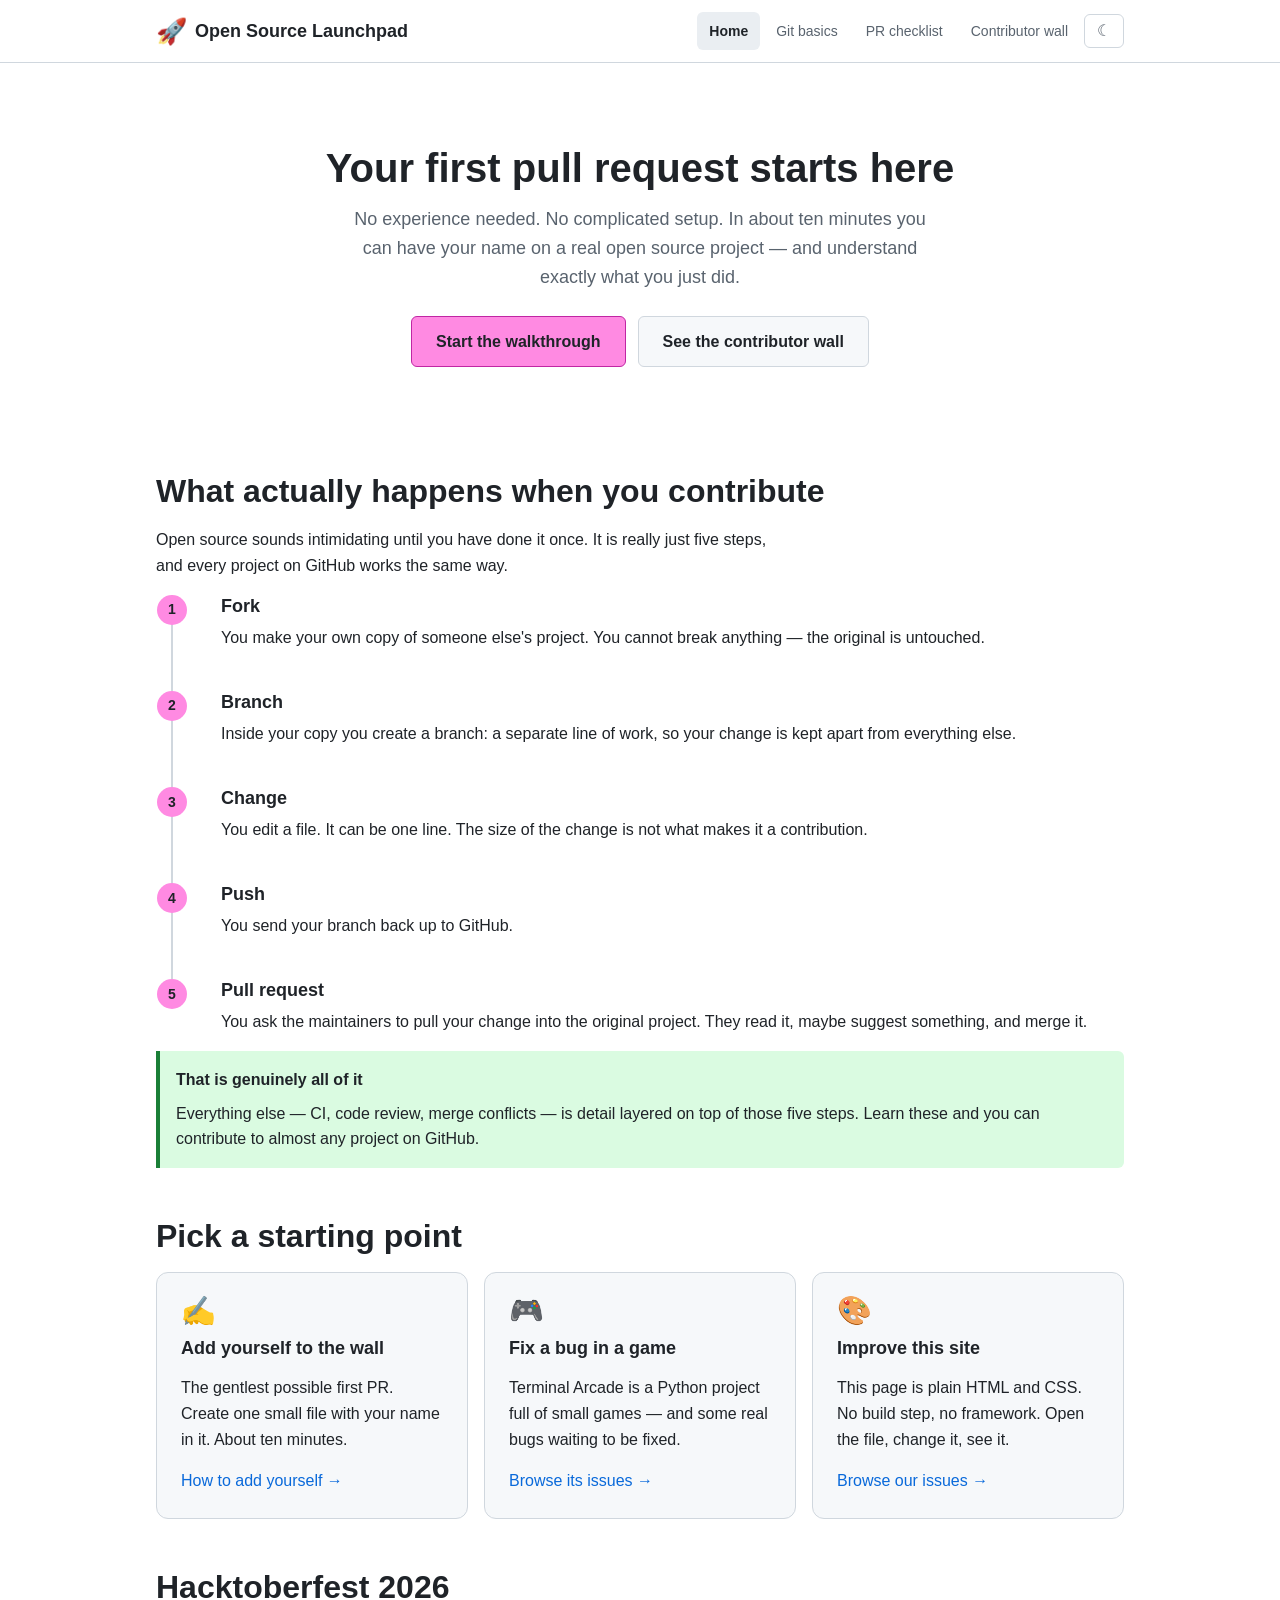
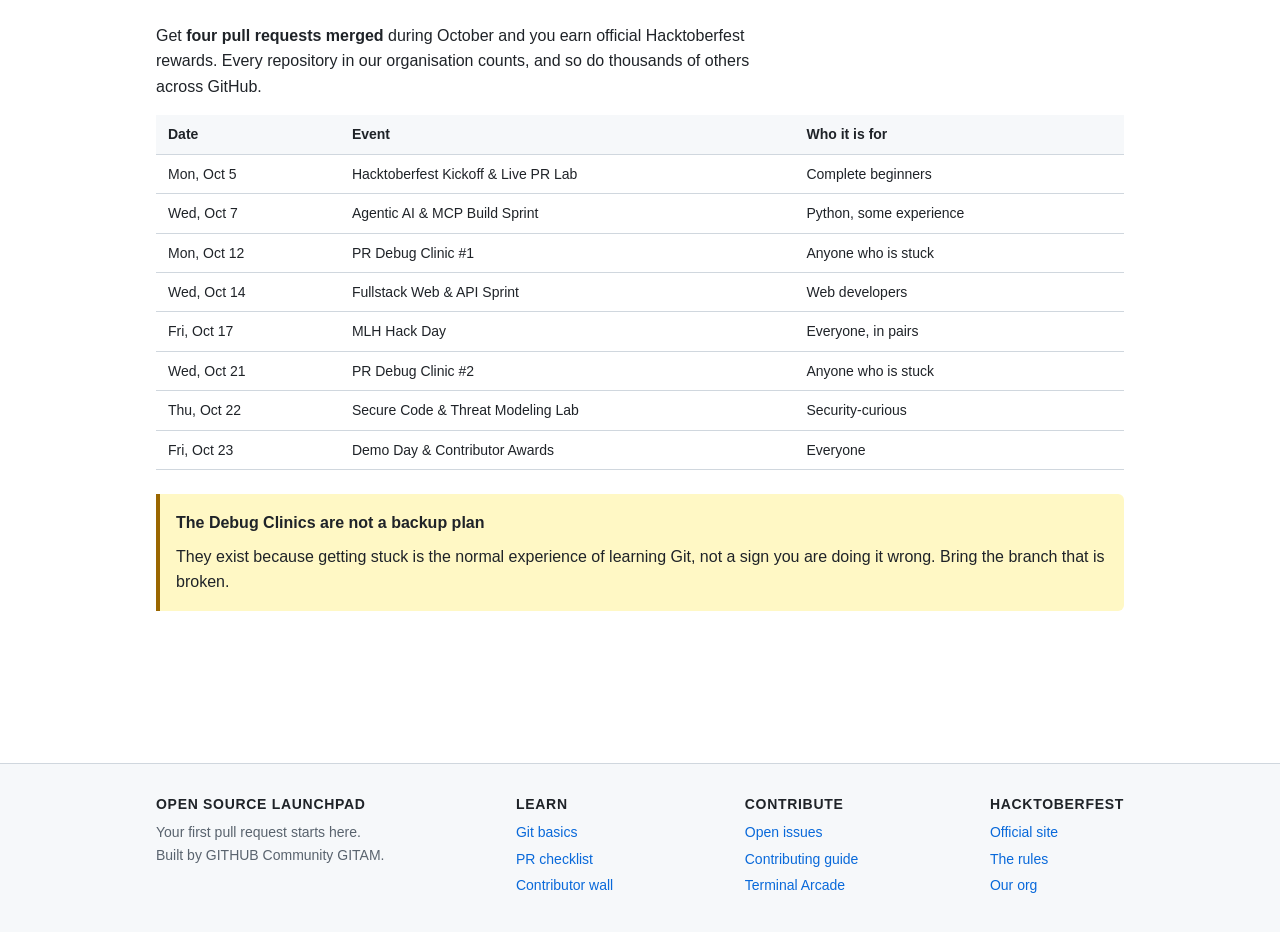
<file: index.html>
<!DOCTYPE html>
<html lang="en">
<head>
<meta charset="utf-8">
<meta name="viewport" content="width=device-width, initial-scale=1">
<title>Open Source Launchpad — your first pull request starts here</title>
<meta name="description" content="Learn to make your first open source contribution. No experience needed. Built by GITHUB Community GITAM for Hacktoberfest 2026.">
<meta property="og:title" content="Open Source Launchpad — your first pull request starts here">
<meta property="og:description" content="Learn to make your first open source contribution. No experience needed. Built by GITHUB Community GITAM for Hacktoberfest 2026.">
<meta property="og:type" content="website">
<link rel="icon" href="data:image/svg+xml,<svg xmlns=%22http://www.w3.org/2000/svg%22 viewBox=%220 0 100 100%22><text y=%22.9em%22 font-size=%2290%22>🚀</text></svg>">
<link rel="stylesheet" href="css/theme.css">
<link rel="stylesheet" href="css/base.css">
<link rel="stylesheet" href="css/layout.css">
<link rel="stylesheet" href="css/components.css">
<script src="js/theme-toggle.js"></script>
</head>
<body>
<a class="skip-link" href="#main">Skip to content</a>

<header class="site-header">
  <div class="site-header__inner">
    <a class="brand" href="index.html">
      <span class="brand__mark" aria-hidden="true">🚀</span>
      <span>Open Source Launchpad</span>
    </a>
    <nav class="site-nav" aria-label="Main">
      <a href="index.html" aria-current="page">Home</a>
      <a href="git-basics.html">Git basics</a>
      <a href="pr-checklist.html">PR checklist</a>
      <a href="wall.html">Contributor wall</a>
      <button class="theme-toggle" type="button" aria-label="Switch theme">☾</button>
    </nav>
  </div>
</header>

<main class="site-main" id="main">
  <section class="hero">
    <h1>Your first pull request starts here</h1>
    <p class="hero__lead">
      No experience needed. No complicated setup. In about ten minutes you can
      have your name on a real open source project — and understand exactly
      what you just did.
    </p>
    <div class="btn-row">
      <a class="btn btn--primary" href="git-basics.html">Start the walkthrough</a>
      <a class="btn" href="wall.html">See the contributor wall</a>
    </div>
  </section>

  <section>
    <h2>What actually happens when you contribute</h2>
    <p class="prose">
      Open source sounds intimidating until you have done it once. It is really
      just five steps, and every project on GitHub works the same way.
    </p>

    <ol class="steps">
      <li>
        <h3>Fork</h3>
        <p>You make your own copy of someone else's project. You cannot break
        anything — the original is untouched.</p>
      </li>
      <li>
        <h3>Branch</h3>
        <p>Inside your copy you create a branch: a separate line of work, so
        your change is kept apart from everything else.</p>
      </li>
      <li>
        <h3>Change</h3>
        <p>You edit a file. It can be one line. The size of the change is not
        what makes it a contribution.</p>
      </li>
      <li>
        <h3>Push</h3>
        <p>You send your branch back up to GitHub.</p>
      </li>
      <li>
        <h3>Pull request</h3>
        <p>You ask the maintainers to pull your change into the original
        project. They read it, maybe suggest something, and merge it.</p>
      </li>
    </ol>

    <div class="callout callout--tip">
      <p class="callout__title">That is genuinely all of it</p>
      <p>Everything else — CI, code review, merge conflicts — is detail layered
      on top of those five steps. Learn these and you can contribute to almost
      any project on GitHub.</p>
    </div>
  </section>

  <section>
    <h2>Pick a starting point</h2>
    <div class="grid">
      <div class="card">
        <span class="card__icon" aria-hidden="true">✍️</span>
        <h3>Add yourself to the wall</h3>
        <p>The gentlest possible first PR. Create one small file with your name
        in it. About ten minutes.</p>
        <p><a href="wall.html">How to add yourself →</a></p>
      </div>
      <div class="card">
        <span class="card__icon" aria-hidden="true">🎮</span>
        <h3>Fix a bug in a game</h3>
        <p>Terminal Arcade is a Python project full of small games — and some
        real bugs waiting to be fixed.</p>
        <p><a href="https://github.com/github-community-gitam/terminal-arcade/issues">Browse its issues →</a></p>
      </div>
      <div class="card">
        <span class="card__icon" aria-hidden="true">🎨</span>
        <h3>Improve this site</h3>
        <p>This page is plain HTML and CSS. No build step, no framework. Open
        the file, change it, see it.</p>
        <p><a href="https://github.com/github-community-gitam/open-source-launchpad/issues">Browse our issues →</a></p>
      </div>
    </div>
  </section>

  <section>
    <h2>Hacktoberfest 2026</h2>
    <p class="prose">
      Get <strong>four pull requests merged</strong> during October and you earn
      official Hacktoberfest rewards. Every repository in our organisation
      counts, and so do thousands of others across GitHub.
    </p>

    <table>
      <caption class="visually-hidden">Our October event schedule</caption>
      <thead>
        <tr><th scope="col">Date</th><th scope="col">Event</th><th scope="col">Who it is for</th></tr>
      </thead>
      <tbody>
        <tr><td>Mon, Oct 5</td><td>Hacktoberfest Kickoff &amp; Live PR Lab</td><td>Complete beginners</td></tr>
        <tr><td>Wed, Oct 7</td><td>Agentic AI &amp; MCP Build Sprint</td><td>Python, some experience</td></tr>
        <tr><td>Mon, Oct 12</td><td>PR Debug Clinic #1</td><td>Anyone who is stuck</td></tr>
        <tr><td>Wed, Oct 14</td><td>Fullstack Web &amp; API Sprint</td><td>Web developers</td></tr>
        <tr><td>Fri, Oct 17</td><td>MLH Hack Day</td><td>Everyone, in pairs</td></tr>
        <tr><td>Wed, Oct 21</td><td>PR Debug Clinic #2</td><td>Anyone who is stuck</td></tr>
        <tr><td>Thu, Oct 22</td><td>Secure Code &amp; Threat Modeling Lab</td><td>Security-curious</td></tr>
        <tr><td>Fri, Oct 23</td><td>Demo Day &amp; Contributor Awards</td><td>Everyone</td></tr>
      </tbody>
    </table>

    <div class="callout callout--warn">
      <p class="callout__title">The Debug Clinics are not a backup plan</p>
      <p>They exist because getting stuck is the normal experience of learning
      Git, not a sign you are doing it wrong. Bring the branch that is broken.</p>
    </div>
  </section>

</main>

<footer class="site-footer">
  <div class="site-footer__inner">
    <div>
      <h3>Open Source Launchpad</h3>
      <p class="muted">Your first pull request starts here.<br>
      Built by GITHUB Community GITAM.</p>
    </div>
    <div>
      <h3>Learn</h3>
      <ul>
        <li><a href="git-basics.html">Git basics</a></li>
        <li><a href="pr-checklist.html">PR checklist</a></li>
        <li><a href="wall.html">Contributor wall</a></li>
      </ul>
    </div>
    <div>
      <h3>Contribute</h3>
      <ul>
        <li><a href="https://github.com/github-community-gitam/open-source-launchpad/issues">Open issues</a></li>
        <li><a href="https://github.com/github-community-gitam/open-source-launchpad/blob/main/CONTRIBUTING.md">Contributing guide</a></li>
        <li><a href="https://github.com/github-community-gitam/terminal-arcade">Terminal Arcade</a></li>
      </ul>
    </div>
    <div>
      <h3>Hacktoberfest</h3>
      <ul>
        <li><a href="https://hacktoberfest.com">Official site</a></li>
        <li><a href="https://hacktoberfest.com/participation/">The rules</a></li>
        <li><a href="https://github.com/github-community-gitam">Our org</a></li>
      </ul>
    </div>
  </div>
</footer>

<script src="js/copy-code.js"></script>

</body>
</html>
</file>
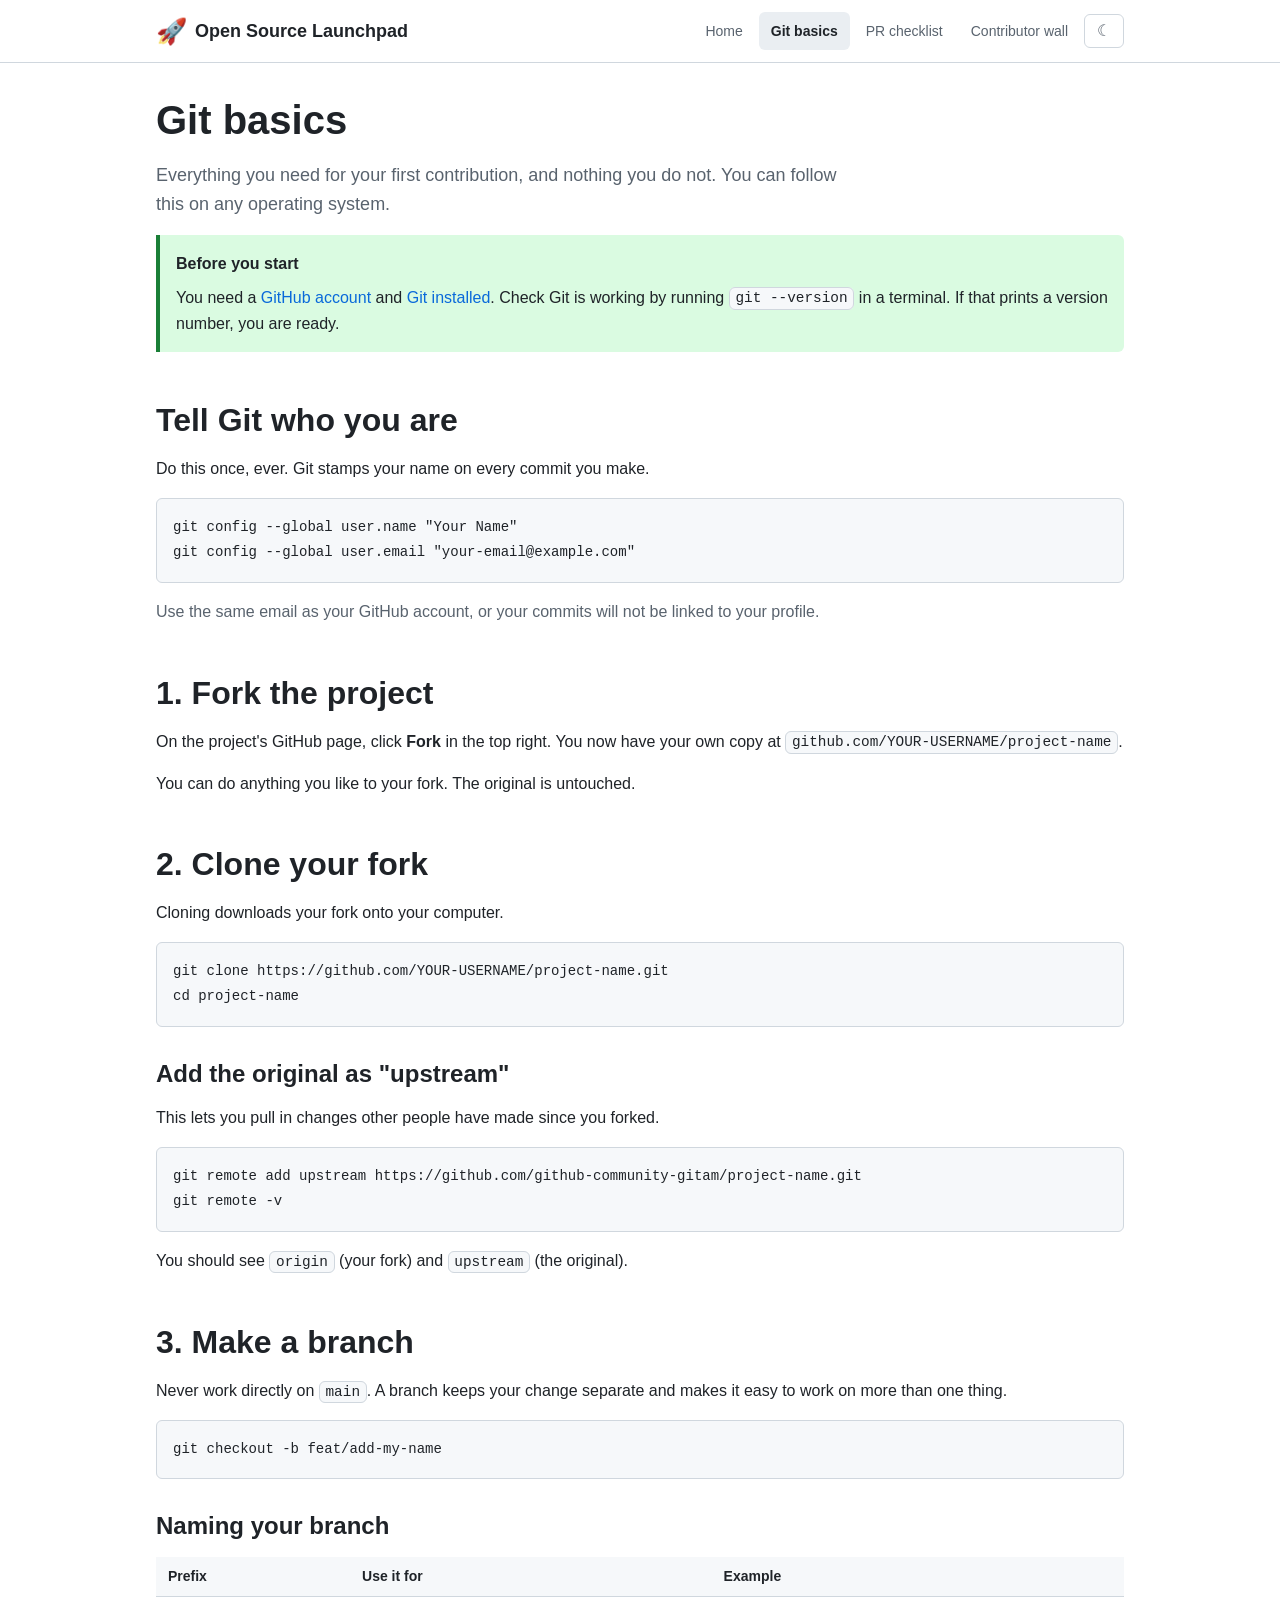
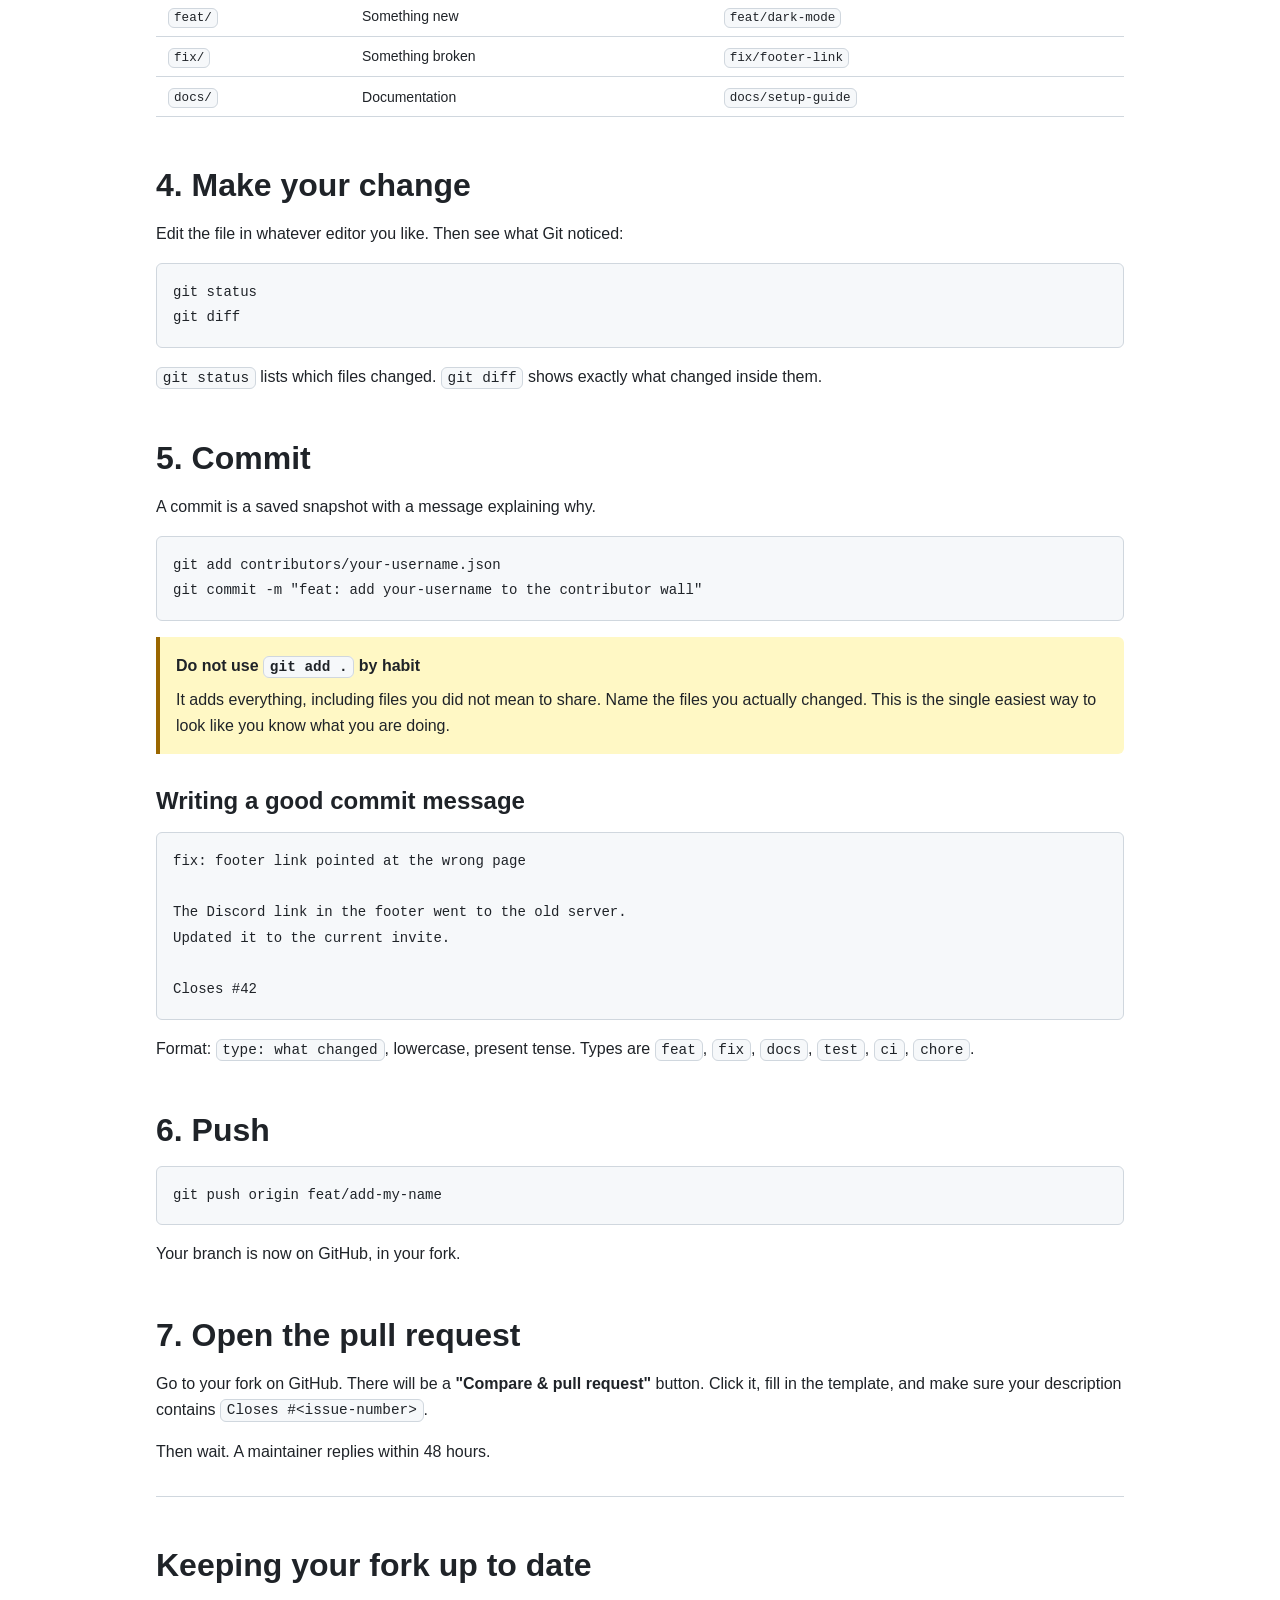
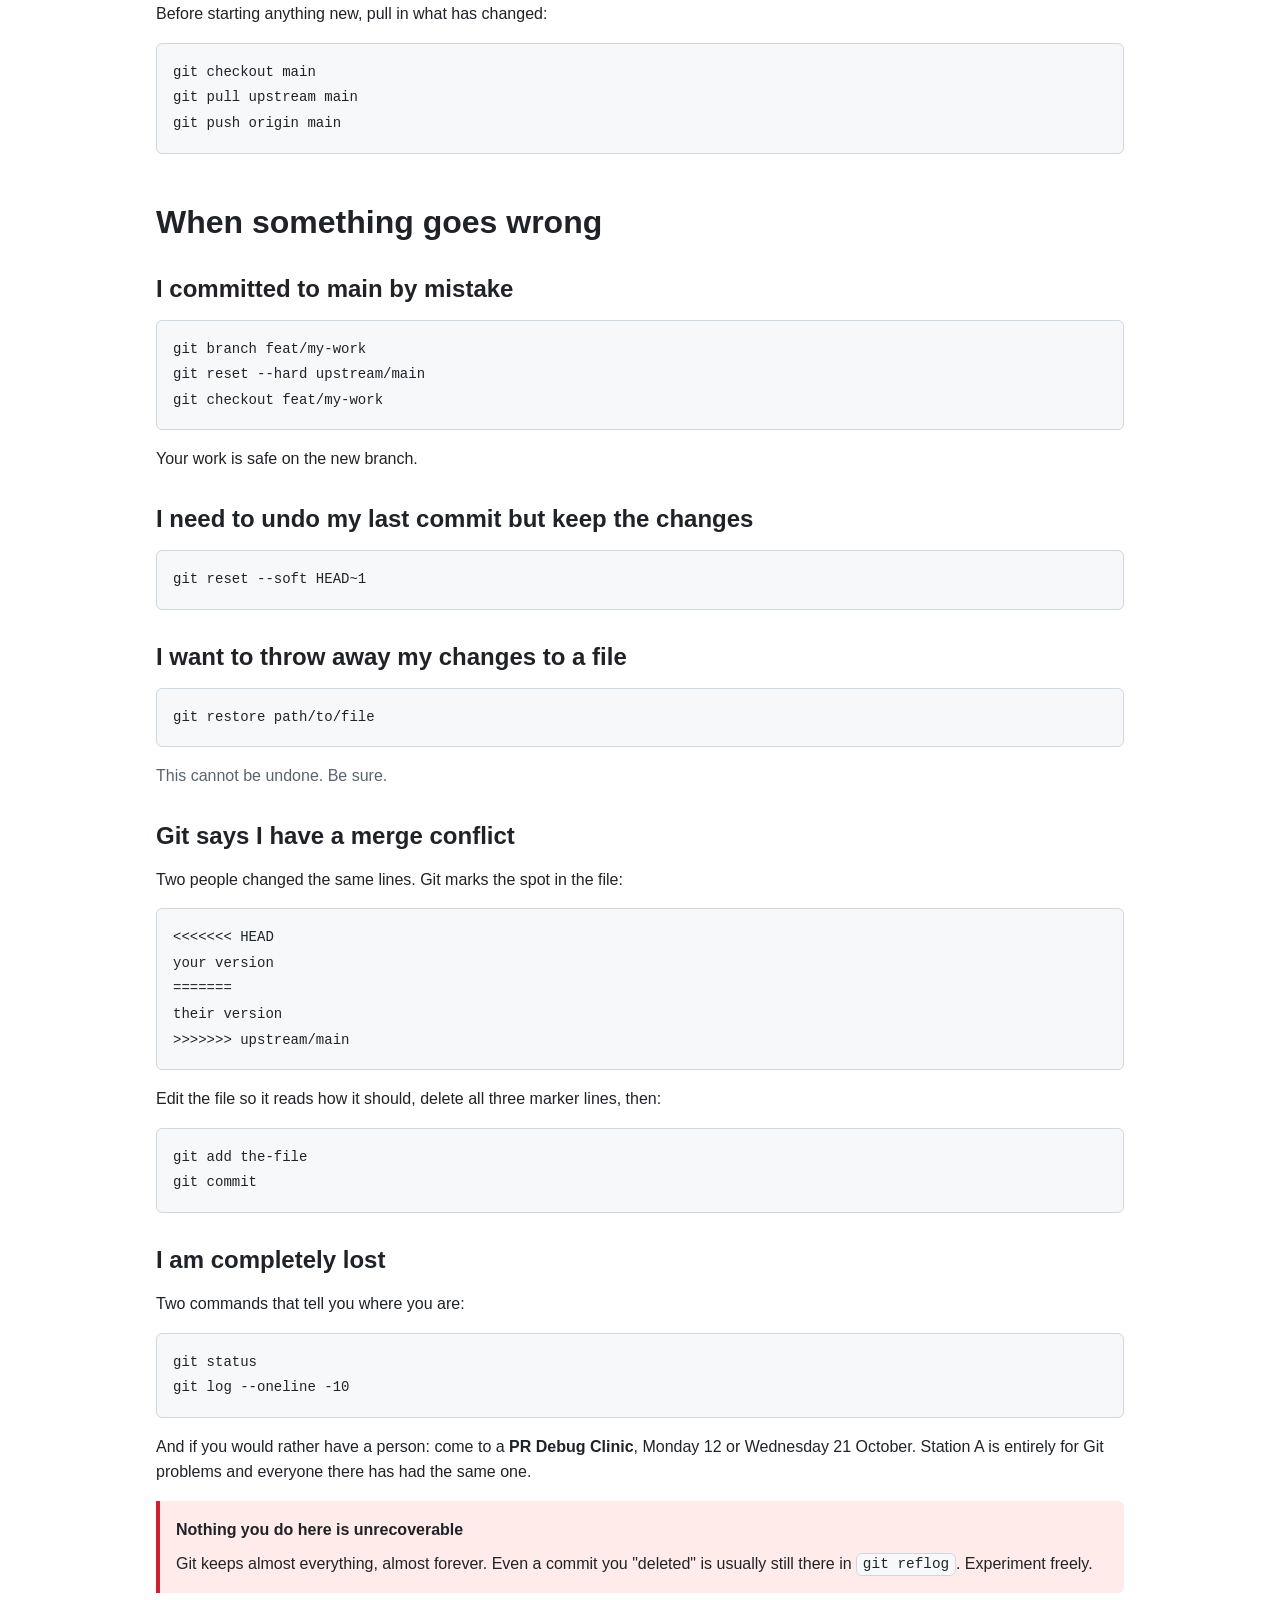
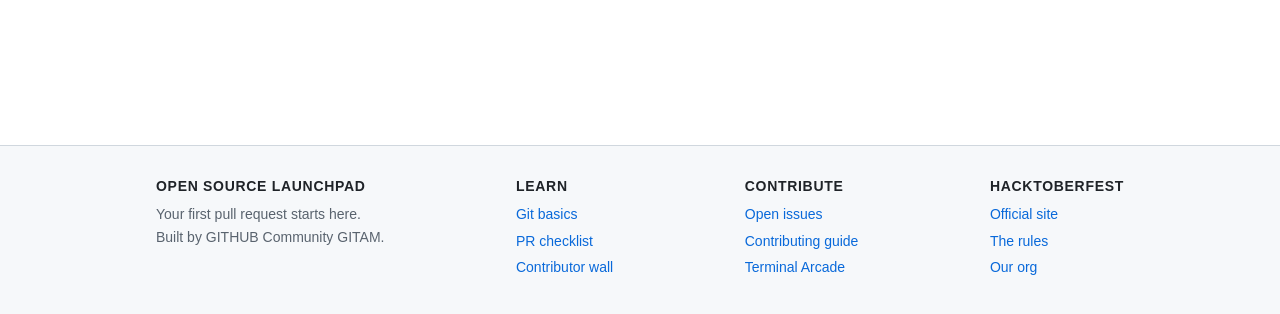
<file: git-basics.html>
<!DOCTYPE html>
<html lang="en">
<head>
<meta charset="utf-8">
<meta name="viewport" content="width=device-width, initial-scale=1">
<title>Git basics — Open Source Launchpad</title>
<meta name="description" content="Fork, clone, branch, commit, push, pull request. Everything you need for your first contribution and nothing you do not.">
<meta property="og:title" content="Git basics — Open Source Launchpad">
<meta property="og:description" content="Fork, clone, branch, commit, push, pull request. Everything you need for your first contribution and nothing you do not.">
<meta property="og:type" content="website">
<link rel="icon" href="data:image/svg+xml,<svg xmlns=%22http://www.w3.org/2000/svg%22 viewBox=%220 0 100 100%22><text y=%22.9em%22 font-size=%2290%22>🚀</text></svg>">
<link rel="stylesheet" href="css/theme.css">
<link rel="stylesheet" href="css/base.css">
<link rel="stylesheet" href="css/layout.css">
<link rel="stylesheet" href="css/components.css">
<script src="js/theme-toggle.js"></script>
</head>
<body>
<a class="skip-link" href="#main">Skip to content</a>

<header class="site-header">
  <div class="site-header__inner">
    <a class="brand" href="index.html">
      <span class="brand__mark" aria-hidden="true">🚀</span>
      <span>Open Source Launchpad</span>
    </a>
    <nav class="site-nav" aria-label="Main">
      <a href="index.html">Home</a>
      <a href="git-basics.html" aria-current="page">Git basics</a>
      <a href="pr-checklist.html">PR checklist</a>
      <a href="wall.html">Contributor wall</a>
      <button class="theme-toggle" type="button" aria-label="Switch theme">☾</button>
    </nav>
  </div>
</header>

<main class="site-main" id="main">
  <h1>Git basics</h1>
  <p class="lead prose">
    Everything you need for your first contribution, and nothing you do not.
    You can follow this on any operating system.
  </p>

  <div class="callout callout--tip">
    <p class="callout__title">Before you start</p>
    <p>You need a <a href="https://github.com/signup">GitHub account</a> and
    <a href="https://git-scm.com/downloads">Git installed</a>. Check Git is
    working by running <code>git --version</code> in a terminal. If that prints
    a version number, you are ready.</p>
  </div>

  <h2>Tell Git who you are</h2>
  <p>Do this once, ever. Git stamps your name on every commit you make.</p>
  <pre><code>git config --global user.name "Your Name"
git config --global user.email "your-email@example.com"</code></pre>
  <p class="muted">Use the same email as your GitHub account, or your commits
  will not be linked to your profile.</p>

  <h2>1. Fork the project</h2>
  <p>On the project's GitHub page, click <strong>Fork</strong> in the top right.
  You now have your own copy at
  <code>github.com/YOUR-USERNAME/project-name</code>.</p>
  <p>You can do anything you like to your fork. The original is untouched.</p>

  <h2>2. Clone your fork</h2>
  <p>Cloning downloads your fork onto your computer.</p>
  <pre><code>git clone https://github.com/YOUR-USERNAME/project-name.git
cd project-name</code></pre>

  <h3>Add the original as "upstream"</h3>
  <p>This lets you pull in changes other people have made since you forked.</p>
  <pre><code>git remote add upstream https://github.com/github-community-gitam/project-name.git
git remote -v</code></pre>
  <p>You should see <code>origin</code> (your fork) and <code>upstream</code>
  (the original).</p>

  <h2>3. Make a branch</h2>
  <p>Never work directly on <code>main</code>. A branch keeps your change
  separate and makes it easy to work on more than one thing.</p>
  <pre><code>git checkout -b feat/add-my-name</code></pre>

  <h3>Naming your branch</h3>
  <table>
    <thead>
      <tr><th scope="col">Prefix</th><th scope="col">Use it for</th><th scope="col">Example</th></tr>
    </thead>
    <tbody>
      <tr><td><code>feat/</code></td><td>Something new</td><td><code>feat/dark-mode</code></td></tr>
      <tr><td><code>fix/</code></td><td>Something broken</td><td><code>fix/footer-link</code></td></tr>
      <tr><td><code>docs/</code></td><td>Documentation</td><td><code>docs/setup-guide</code></td></tr>
    </tbody>
  </table>

  <h2>4. Make your change</h2>
  <p>Edit the file in whatever editor you like. Then see what Git noticed:</p>
  <pre><code>git status
git diff</code></pre>
  <p><code>git status</code> lists which files changed.
  <code>git diff</code> shows exactly what changed inside them.</p>

  <h2>5. Commit</h2>
  <p>A commit is a saved snapshot with a message explaining why.</p>
  <pre><code>git add contributors/your-username.json
git commit -m "feat: add your-username to the contributor wall"</code></pre>

  <div class="callout callout--warn">
    <p class="callout__title">Do not use <code>git add .</code> by habit</p>
    <p>It adds everything, including files you did not mean to share. Name the
    files you actually changed. This is the single easiest way to look like you
    know what you are doing.</p>
  </div>

  <h3>Writing a good commit message</h3>
  <pre><code>fix: footer link pointed at the wrong page

The Discord link in the footer went to the old server.
Updated it to the current invite.

Closes #42</code></pre>
  <p>Format: <code>type: what changed</code>, lowercase, present tense. Types
  are <code>feat</code>, <code>fix</code>, <code>docs</code>,
  <code>test</code>, <code>ci</code>, <code>chore</code>.</p>

  <h2>6. Push</h2>
  <pre><code>git push origin feat/add-my-name</code></pre>
  <p>Your branch is now on GitHub, in your fork.</p>

  <h2>7. Open the pull request</h2>
  <p>Go to your fork on GitHub. There will be a
  <strong>"Compare &amp; pull request"</strong> button. Click it, fill in the
  template, and make sure your description contains
  <code>Closes #&lt;issue-number&gt;</code>.</p>
  <p>Then wait. A maintainer replies within 48 hours.</p>

  <hr>

  <h2>Keeping your fork up to date</h2>
  <p>Before starting anything new, pull in what has changed:</p>
  <pre><code>git checkout main
git pull upstream main
git push origin main</code></pre>

  <h2>When something goes wrong</h2>

  <h3>I committed to main by mistake</h3>
  <pre><code>git branch feat/my-work
git reset --hard upstream/main
git checkout feat/my-work</code></pre>
  <p>Your work is safe on the new branch.</p>

  <h3>I need to undo my last commit but keep the changes</h3>
  <pre><code>git reset --soft HEAD~1</code></pre>

  <h3>I want to throw away my changes to a file</h3>
  <pre><code>git restore path/to/file</code></pre>
  <p class="muted">This cannot be undone. Be sure.</p>

  <h3>Git says I have a merge conflict</h3>
  <p>Two people changed the same lines. Git marks the spot in the file:</p>
  <pre><code>&lt;&lt;&lt;&lt;&lt;&lt;&lt; HEAD
your version
=======
their version
&gt;&gt;&gt;&gt;&gt;&gt;&gt; upstream/main</code></pre>
  <p>Edit the file so it reads how it should, delete all three marker lines,
  then:</p>
  <pre><code>git add the-file
git commit</code></pre>

  <h3>I am completely lost</h3>
  <p>Two commands that tell you where you are:</p>
  <pre><code>git status
git log --oneline -10</code></pre>
  <p>And if you would rather have a person: come to a
  <strong>PR Debug Clinic</strong>, Monday 12 or Wednesday 21 October. Station A
  is entirely for Git problems and everyone there has had the same one.</p>

  <div class="callout callout--stop">
    <p class="callout__title">Nothing you do here is unrecoverable</p>
    <p>Git keeps almost everything, almost forever. Even a commit you "deleted"
    is usually still there in <code>git reflog</code>. Experiment freely.</p>
  </div>

</main>

<footer class="site-footer">
  <div class="site-footer__inner">
    <div>
      <h3>Open Source Launchpad</h3>
      <p class="muted">Your first pull request starts here.<br>
      Built by GITHUB Community GITAM.</p>
    </div>
    <div>
      <h3>Learn</h3>
      <ul>
        <li><a href="git-basics.html">Git basics</a></li>
        <li><a href="pr-checklist.html">PR checklist</a></li>
        <li><a href="wall.html">Contributor wall</a></li>
      </ul>
    </div>
    <div>
      <h3>Contribute</h3>
      <ul>
        <li><a href="https://github.com/github-community-gitam/open-source-launchpad/issues">Open issues</a></li>
        <li><a href="https://github.com/github-community-gitam/open-source-launchpad/blob/main/CONTRIBUTING.md">Contributing guide</a></li>
        <li><a href="https://github.com/github-community-gitam/terminal-arcade">Terminal Arcade</a></li>
      </ul>
    </div>
    <div>
      <h3>Hacktoberfest</h3>
      <ul>
        <li><a href="https://hacktoberfest.com">Official site</a></li>
        <li><a href="https://hacktoberfest.com/participation/">The rules</a></li>
        <li><a href="https://github.com/github-community-gitam">Our org</a></li>
      </ul>
    </div>
  </div>
</footer>

<script src="js/copy-code.js"></script>

</body>
</html>
</file>
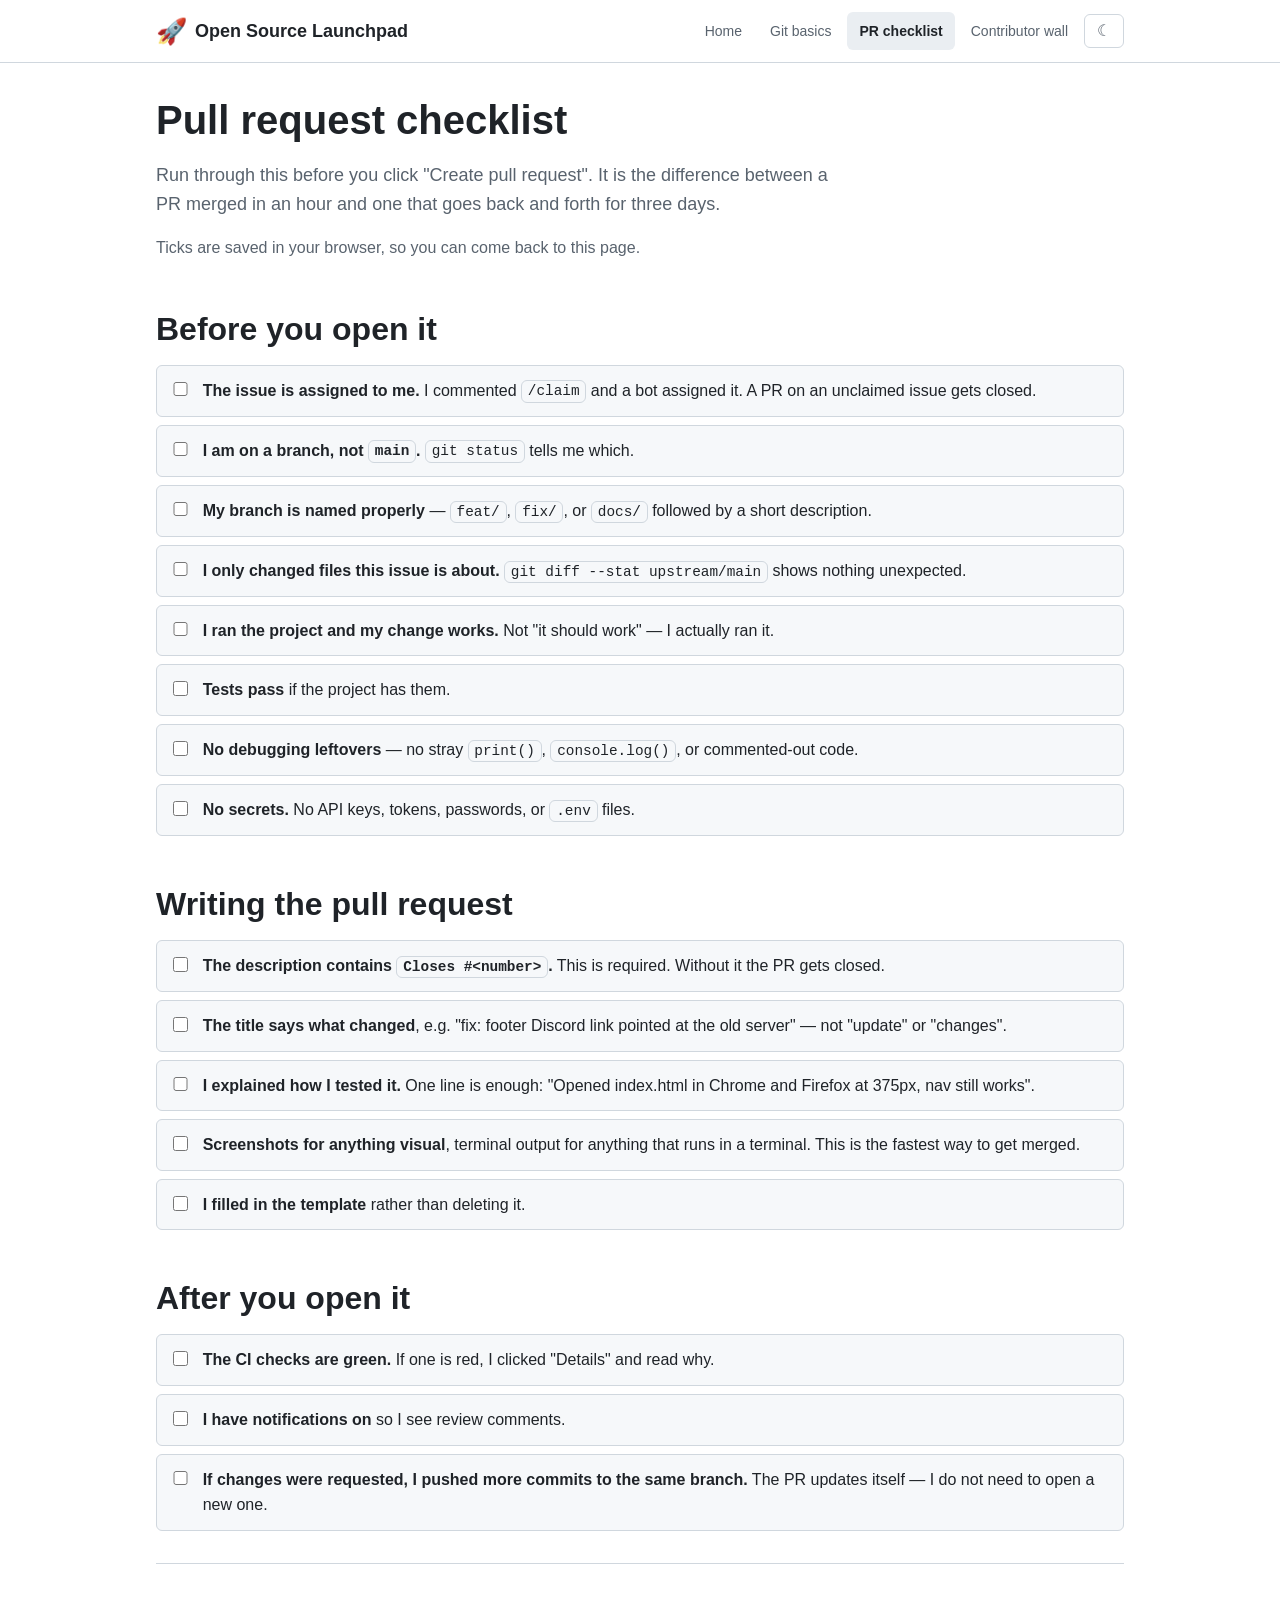
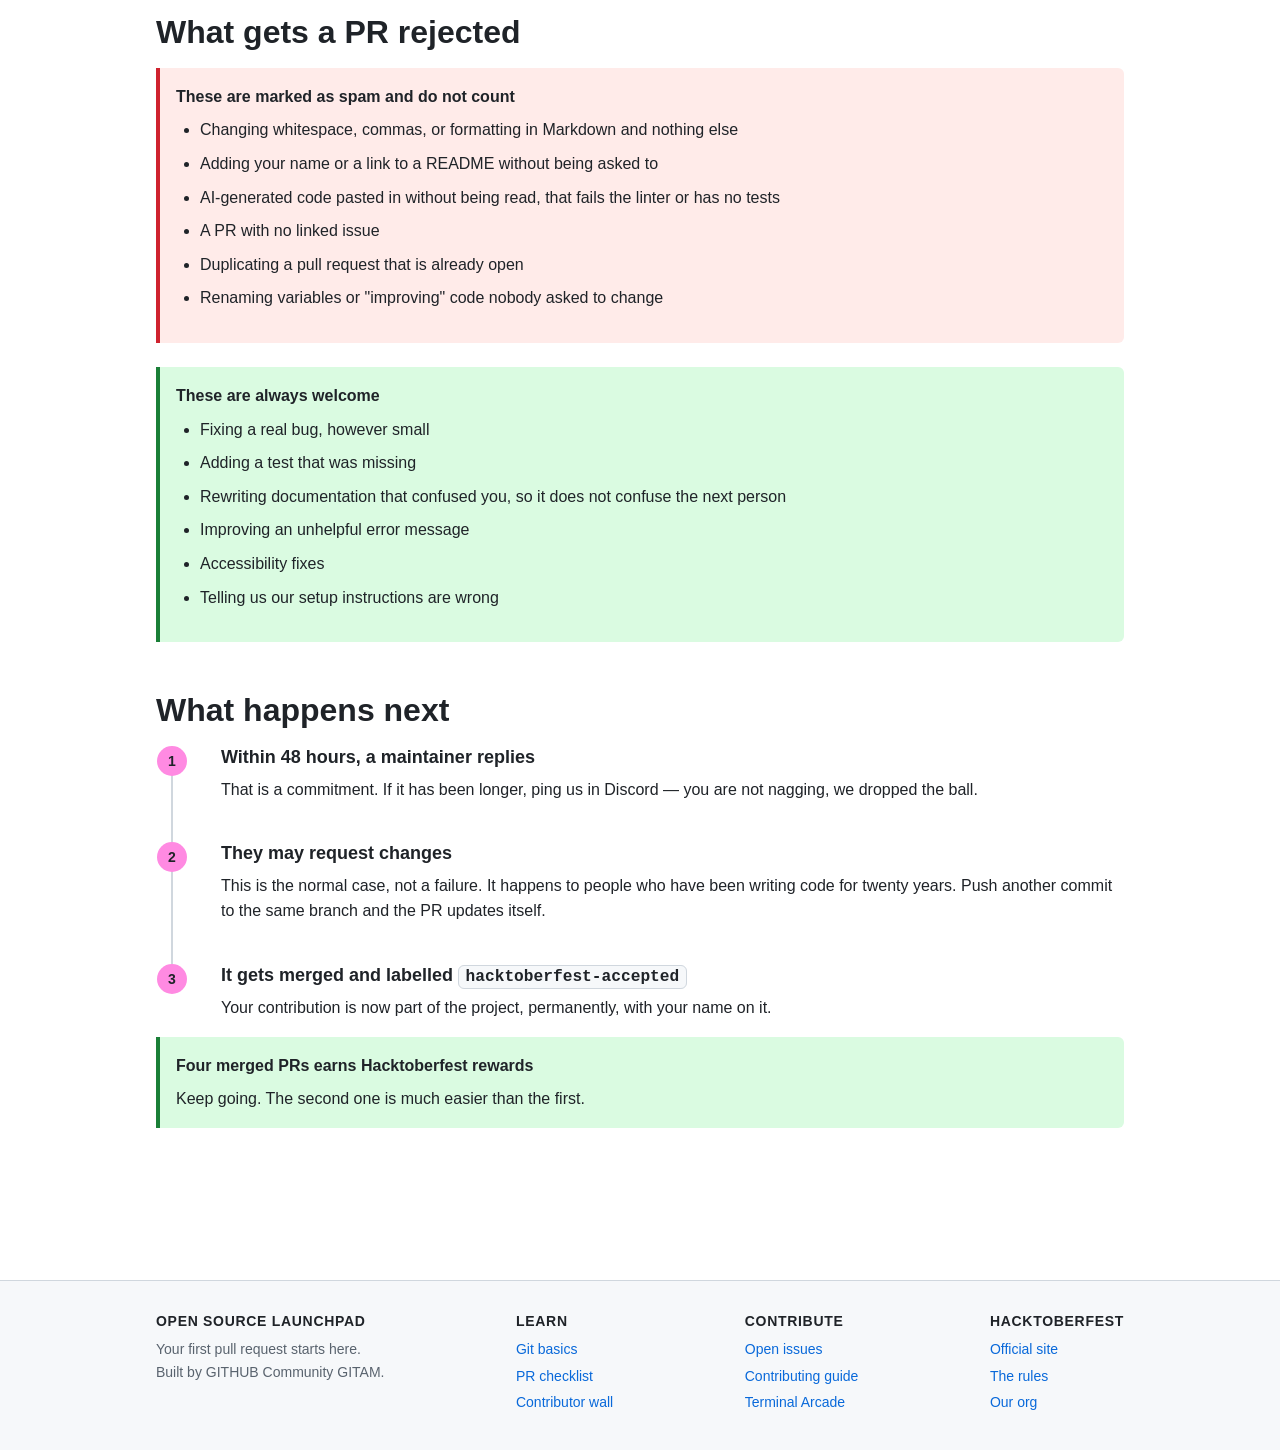
<file: pr-checklist.html>
<!DOCTYPE html>
<html lang="en">
<head>
<meta charset="utf-8">
<meta name="viewport" content="width=device-width, initial-scale=1">
<title>Pull request checklist — Open Source Launchpad</title>
<meta name="description" content="Run through this before you open a pull request. The difference between merged in an hour and three days of back and forth.">
<meta property="og:title" content="Pull request checklist — Open Source Launchpad">
<meta property="og:description" content="Run through this before you open a pull request. The difference between merged in an hour and three days of back and forth.">
<meta property="og:type" content="website">
<link rel="icon" href="data:image/svg+xml,<svg xmlns=%22http://www.w3.org/2000/svg%22 viewBox=%220 0 100 100%22><text y=%22.9em%22 font-size=%2290%22>🚀</text></svg>">
<link rel="stylesheet" href="css/theme.css">
<link rel="stylesheet" href="css/base.css">
<link rel="stylesheet" href="css/layout.css">
<link rel="stylesheet" href="css/components.css">
<script src="js/theme-toggle.js"></script>
</head>
<body>
<a class="skip-link" href="#main">Skip to content</a>

<header class="site-header">
  <div class="site-header__inner">
    <a class="brand" href="index.html">
      <span class="brand__mark" aria-hidden="true">🚀</span>
      <span>Open Source Launchpad</span>
    </a>
    <nav class="site-nav" aria-label="Main">
      <a href="index.html">Home</a>
      <a href="git-basics.html">Git basics</a>
      <a href="pr-checklist.html" aria-current="page">PR checklist</a>
      <a href="wall.html">Contributor wall</a>
      <button class="theme-toggle" type="button" aria-label="Switch theme">☾</button>
    </nav>
  </div>
</header>

<main class="site-main" id="main">
  <h1>Pull request checklist</h1>
  <p class="lead prose">
    Run through this before you click "Create pull request". It is the
    difference between a PR merged in an hour and one that goes back and
    forth for three days.
  </p>
  <p class="muted">Ticks are saved in your browser, so you can come back to
  this page.</p>

  <h2>Before you open it</h2>
  <ul class="checklist">
    <li><input type="checkbox" id="c1"><label for="c1"><strong>The issue is assigned to me.</strong> I commented <code>/claim</code> and a bot assigned it. A PR on an unclaimed issue gets closed.</label></li>
    <li><input type="checkbox" id="c2"><label for="c2"><strong>I am on a branch, not <code>main</code>.</strong> <code>git status</code> tells me which.</label></li>
    <li><input type="checkbox" id="c3"><label for="c3"><strong>My branch is named properly</strong> — <code>feat/</code>, <code>fix/</code>, or <code>docs/</code> followed by a short description.</label></li>
    <li><input type="checkbox" id="c4"><label for="c4"><strong>I only changed files this issue is about.</strong> <code>git diff --stat upstream/main</code> shows nothing unexpected.</label></li>
    <li><input type="checkbox" id="c5"><label for="c5"><strong>I ran the project and my change works.</strong> Not "it should work" — I actually ran it.</label></li>
    <li><input type="checkbox" id="c6"><label for="c6"><strong>Tests pass</strong> if the project has them.</label></li>
    <li><input type="checkbox" id="c7"><label for="c7"><strong>No debugging leftovers</strong> — no stray <code>print()</code>, <code>console.log()</code>, or commented-out code.</label></li>
    <li><input type="checkbox" id="c8"><label for="c8"><strong>No secrets.</strong> No API keys, tokens, passwords, or <code>.env</code> files.</label></li>
  </ul>

  <h2>Writing the pull request</h2>
  <ul class="checklist">
    <li><input type="checkbox" id="c9"><label for="c9"><strong>The description contains <code>Closes #&lt;number&gt;</code>.</strong> This is required. Without it the PR gets closed.</label></li>
    <li><input type="checkbox" id="c10"><label for="c10"><strong>The title says what changed</strong>, e.g. "fix: footer Discord link pointed at the old server" — not "update" or "changes".</label></li>
    <li><input type="checkbox" id="c11"><label for="c11"><strong>I explained how I tested it.</strong> One line is enough: "Opened index.html in Chrome and Firefox at 375px, nav still works".</label></li>
    <li><input type="checkbox" id="c12"><label for="c12"><strong>Screenshots for anything visual</strong>, terminal output for anything that runs in a terminal. This is the fastest way to get merged.</label></li>
    <li><input type="checkbox" id="c13"><label for="c13"><strong>I filled in the template</strong> rather than deleting it.</label></li>
  </ul>

  <h2>After you open it</h2>
  <ul class="checklist">
    <li><input type="checkbox" id="c14"><label for="c14"><strong>The CI checks are green.</strong> If one is red, I clicked "Details" and read why.</label></li>
    <li><input type="checkbox" id="c15"><label for="c15"><strong>I have notifications on</strong> so I see review comments.</label></li>
    <li><input type="checkbox" id="c16"><label for="c16"><strong>If changes were requested, I pushed more commits to the same branch.</strong> The PR updates itself — I do not need to open a new one.</label></li>
  </ul>

  <hr>

  <h2>What gets a PR rejected</h2>

  <div class="callout callout--stop">
    <p class="callout__title">These are marked as spam and do not count</p>
    <ul>
      <li>Changing whitespace, commas, or formatting in Markdown and nothing else</li>
      <li>Adding your name or a link to a README without being asked to</li>
      <li>AI-generated code pasted in without being read, that fails the linter or has no tests</li>
      <li>A PR with no linked issue</li>
      <li>Duplicating a pull request that is already open</li>
      <li>Renaming variables or "improving" code nobody asked to change</li>
    </ul>
  </div>

  <div class="callout callout--tip">
    <p class="callout__title">These are always welcome</p>
    <ul>
      <li>Fixing a real bug, however small</li>
      <li>Adding a test that was missing</li>
      <li>Rewriting documentation that confused you, so it does not confuse the next person</li>
      <li>Improving an unhelpful error message</li>
      <li>Accessibility fixes</li>
      <li>Telling us our setup instructions are wrong</li>
    </ul>
  </div>

  <h2>What happens next</h2>
  <ol class="steps">
    <li>
      <h3>Within 48 hours, a maintainer replies</h3>
      <p>That is a commitment. If it has been longer, ping us in Discord — you
      are not nagging, we dropped the ball.</p>
    </li>
    <li>
      <h3>They may request changes</h3>
      <p>This is the normal case, not a failure. It happens to people who have
      been writing code for twenty years. Push another commit to the same
      branch and the PR updates itself.</p>
    </li>
    <li>
      <h3>It gets merged and labelled <code>hacktoberfest-accepted</code></h3>
      <p>Your contribution is now part of the project, permanently, with your
      name on it.</p>
    </li>
  </ol>

  <div class="callout callout--tip">
    <p class="callout__title">Four merged PRs earns Hacktoberfest rewards</p>
    <p>Keep going. The second one is much easier than the first.</p>
  </div>

<script>
// Remember which boxes are ticked, per viewer, in this browser only.
(function () {
  "use strict";
  var KEY = "launchpad-pr-checklist";
  var boxes = document.querySelectorAll('.checklist input[type="checkbox"]');
  var saved = {};
  try { saved = JSON.parse(localStorage.getItem(KEY) || "{}"); } catch (e) { saved = {}; }

  Array.prototype.forEach.call(boxes, function (box) {
    if (saved[box.id]) box.checked = true;
    box.addEventListener("change", function () {
      saved[box.id] = box.checked;
      try { localStorage.setItem(KEY, JSON.stringify(saved)); } catch (e) {}
    });
  });
})();
</script>

</main>

<footer class="site-footer">
  <div class="site-footer__inner">
    <div>
      <h3>Open Source Launchpad</h3>
      <p class="muted">Your first pull request starts here.<br>
      Built by GITHUB Community GITAM.</p>
    </div>
    <div>
      <h3>Learn</h3>
      <ul>
        <li><a href="git-basics.html">Git basics</a></li>
        <li><a href="pr-checklist.html">PR checklist</a></li>
        <li><a href="wall.html">Contributor wall</a></li>
      </ul>
    </div>
    <div>
      <h3>Contribute</h3>
      <ul>
        <li><a href="https://github.com/github-community-gitam/open-source-launchpad/issues">Open issues</a></li>
        <li><a href="https://github.com/github-community-gitam/open-source-launchpad/blob/main/CONTRIBUTING.md">Contributing guide</a></li>
        <li><a href="https://github.com/github-community-gitam/terminal-arcade">Terminal Arcade</a></li>
      </ul>
    </div>
    <div>
      <h3>Hacktoberfest</h3>
      <ul>
        <li><a href="https://hacktoberfest.com">Official site</a></li>
        <li><a href="https://hacktoberfest.com/participation/">The rules</a></li>
        <li><a href="https://github.com/github-community-gitam">Our org</a></li>
      </ul>
    </div>
  </div>
</footer>

<script src="js/copy-code.js"></script>

</body>
</html>
</file>
<file: css/theme.css>
/* ---------------------------------------------------------------------------
   Design tokens.

   Every colour, space and size in this project comes from a variable defined
   here. If you are changing a colour, change it here, not in the component.
   --------------------------------------------------------------------------- */

:root {
  /* Brand */
  --c-accent: #ff8ae2;
  --c-accent-strong: #c026a3;
  --c-link: #0969da;
  --c-link-hover: #0550ae;

  /* Surfaces */
  --c-bg: #ffffff;
  --c-surface: #f6f8fa;
  --c-surface-2: #eaeef2;
  --c-border: #d0d7de;

  /* Text */
  --c-text: #1f2328;
  --c-text-muted: #59636e;
  --c-text-inverse: #ffffff;

  /* Semantic */
  --c-success: #1a7f37;
  --c-success-bg: #dafbe1;
  --c-warning: #9a6700;
  --c-warning-bg: #fff8c5;
  --c-danger: #cf222e;
  --c-danger-bg: #ffebe9;

  /* Code */
  --c-code-bg: #f6f8fa;
  --c-code-text: #1f2328;

  /* Spacing scale */
  --s-1: 0.25rem;
  --s-2: 0.5rem;
  --s-3: 0.75rem;
  --s-4: 1rem;
  --s-5: 1.5rem;
  --s-6: 2rem;
  --s-7: 3rem;
  --s-8: 4rem;

  /* Type */
  --font-sans: -apple-system, BlinkMacSystemFont, "Segoe UI", "Noto Sans",
    Helvetica, Arial, sans-serif;
  --font-mono: ui-monospace, SFMono-Regular, "SF Mono", Menlo, Consolas,
    "Liberation Mono", monospace;

  --fs-sm: 0.875rem;
  --fs-base: 1rem;
  --fs-lg: 1.125rem;
  --fs-xl: 1.5rem;
  --fs-2xl: 2rem;
  --fs-3xl: 2.5rem;

  /* Other */
  --radius: 6px;
  --radius-lg: 12px;
  --shadow: 0 1px 3px rgba(31, 35, 40, 0.12);
  --shadow-lg: 0 8px 24px rgba(31, 35, 40, 0.15);
  --max-width: 1000px;
  --transition: 150ms ease;
}

/* Dark theme — applied when the viewer has chosen it. */
[data-theme="dark"] {
  --c-accent: #ff8ae2;
  --c-accent-strong: #ffb3ed;
  --c-link: #4493f8;
  --c-link-hover: #6cb6ff;

  --c-bg: #0d1117;
  --c-surface: #161b22;
  --c-surface-2: #21262d;
  --c-border: #30363d;

  --c-text: #e6edf3;
  --c-text-muted: #9198a1;
  --c-text-inverse: #0d1117;

  --c-success: #3fb950;
  --c-success-bg: #10301a;
  --c-warning: #d29922;
  --c-warning-bg: #2d2200;
  --c-danger: #f85149;
  --c-danger-bg: #3c1618;

  --c-code-bg: #161b22;
  --c-code-text: #e6edf3;

  --shadow: 0 1px 3px rgba(0, 0, 0, 0.4);
  --shadow-lg: 0 8px 24px rgba(0, 0, 0, 0.5);
}

/* Follow the operating system when the viewer has not chosen for themselves. */
@media (prefers-color-scheme: dark) {
  :root:not([data-theme="light"]) {
    --c-accent: #ff8ae2;
    --c-accent-strong: #ffb3ed;
    --c-link: #4493f8;
    --c-link-hover: #6cb6ff;

    --c-bg: #0d1117;
    --c-surface: #161b22;
    --c-surface-2: #21262d;
    --c-border: #30363d;

    --c-text: #e6edf3;
    --c-text-muted: #9198a1;
    --c-text-inverse: #0d1117;

    --c-success: #3fb950;
    --c-success-bg: #10301a;
    --c-warning: #d29922;
    --c-warning-bg: #2d2200;
    --c-danger: #f85149;
    --c-danger-bg: #3c1618;

    --c-code-bg: #161b22;
    --c-code-text: #e6edf3;

    --shadow: 0 1px 3px rgba(0, 0, 0, 0.4);
    --shadow-lg: 0 8px 24px rgba(0, 0, 0, 0.5);
  }
}
</file>
<file: css/base.css>
/* ---------------------------------------------------------------------------
   Resets and element defaults.
   --------------------------------------------------------------------------- */

*,
*::before,
*::after {
  box-sizing: border-box;
}

html {
  -webkit-text-size-adjust: 100%;
  scroll-behavior: smooth;
}

@media (prefers-reduced-motion: reduce) {
  html {
    scroll-behavior: auto;
  }
  *,
  *::before,
  *::after {
    animation-duration: 0.01ms !important;
    animation-iteration-count: 1 !important;
    transition-duration: 0.01ms !important;
  }
}

body {
  margin: 0;
  background: var(--c-bg);
  color: var(--c-text);
  font-family: var(--font-sans);
  font-size: var(--fs-base);
  line-height: 1.6;
  -webkit-font-smoothing: antialiased;
}

h1,
h2,
h3,
h4 {
  line-height: 1.25;
  margin: 0 0 var(--s-4);
  font-weight: 600;
}

h1 {
  font-size: var(--fs-3xl);
}
h2 {
  font-size: var(--fs-2xl);
  margin-top: var(--s-7);
}
h3 {
  font-size: var(--fs-xl);
  margin-top: var(--s-6);
}

p {
  margin: 0 0 var(--s-4);
}

a {
  color: var(--c-link);
  text-decoration: none;
}

a:hover,
a:focus-visible {
  color: var(--c-link-hover);
  text-decoration: underline;
}

/* A visible focus ring is not optional. Someone navigating by keyboard has to
   be able to see where they are. */
:focus-visible {
  outline: 2px solid var(--c-link);
  outline-offset: 2px;
  border-radius: 2px;
}

ul,
ol {
  margin: 0 0 var(--s-4);
  padding-left: var(--s-5);
}

li {
  margin-bottom: var(--s-2);
}

code {
  font-family: var(--font-mono);
  font-size: 0.9em;
  background: var(--c-code-bg);
  color: var(--c-code-text);
  padding: 0.15em 0.4em;
  border-radius: var(--radius);
  border: 1px solid var(--c-border);
}

pre {
  background: var(--c-code-bg);
  border: 1px solid var(--c-border);
  border-radius: var(--radius);
  padding: var(--s-4);
  overflow-x: auto;
  margin: 0 0 var(--s-4);
}

pre code {
  background: none;
  border: none;
  padding: 0;
  font-size: var(--fs-sm);
  line-height: 1.5;
}

img {
  max-width: 100%;
  height: auto;
}

table {
  width: 100%;
  border-collapse: collapse;
  margin: 0 0 var(--s-5);
  font-size: var(--fs-sm);
}

th,
td {
  text-align: left;
  padding: var(--s-2) var(--s-3);
  border-bottom: 1px solid var(--c-border);
}

th {
  font-weight: 600;
  background: var(--c-surface);
}

hr {
  border: none;
  border-top: 1px solid var(--c-border);
  margin: var(--s-6) 0;
}

blockquote {
  margin: 0 0 var(--s-4);
  padding: var(--s-3) var(--s-4);
  border-left: 4px solid var(--c-accent);
  background: var(--c-surface);
  color: var(--c-text-muted);
}

blockquote p:last-child {
  margin-bottom: 0;
}

/* Visible only to screen readers. */
.visually-hidden {
  position: absolute;
  width: 1px;
  height: 1px;
  padding: 0;
  margin: -1px;
  overflow: hidden;
  clip: rect(0, 0, 0, 0);
  white-space: nowrap;
  border: 0;
}

/* Keyboard users land here first and can jump past the navigation. */
.skip-link {
  position: absolute;
  top: -100px;
  left: var(--s-4);
  z-index: 100;
  background: var(--c-accent);
  color: #1f2328;
  padding: var(--s-3) var(--s-4);
  border-radius: var(--radius);
  font-weight: 600;
  transition: top var(--transition);
}

.skip-link:focus {
  top: var(--s-4);
}
</file>
<file: css/layout.css>
/* ---------------------------------------------------------------------------
   Page structure: header, nav, main, footer.
   --------------------------------------------------------------------------- */

.site-header {
  border-bottom: 1px solid var(--c-border);
  background: var(--c-bg);
  position: sticky;
  top: 0;
  z-index: 10;
}

.site-header__inner {
  max-width: var(--max-width);
  margin: 0 auto;
  padding: var(--s-3) var(--s-4);
  display: flex;
  align-items: center;
  justify-content: space-between;
  gap: var(--s-4);
  flex-wrap: wrap;
}

.brand {
  display: flex;
  align-items: center;
  gap: var(--s-2);
  font-weight: 700;
  font-size: var(--fs-lg);
  color: var(--c-text);
  text-decoration: none;
  white-space: nowrap;
}

.brand:hover {
  text-decoration: none;
  color: var(--c-text);
}

.brand__mark {
  font-size: 1.4em;
  line-height: 1;
}

.site-nav {
  display: flex;
  align-items: center;
  gap: var(--s-1);
  flex-wrap: wrap;
}

.site-nav a {
  color: var(--c-text-muted);
  padding: var(--s-2) var(--s-3);
  border-radius: var(--radius);
  font-size: var(--fs-sm);
  font-weight: 500;
  white-space: nowrap;
}

.site-nav a:hover {
  background: var(--c-surface);
  color: var(--c-text);
  text-decoration: none;
}

.site-nav a[aria-current="page"] {
  color: var(--c-text);
  background: var(--c-surface-2);
  font-weight: 600;
}

.site-main {
  max-width: var(--max-width);
  margin: 0 auto;
  padding: var(--s-6) var(--s-4) var(--s-8);
}

.site-footer {
  border-top: 1px solid var(--c-border);
  background: var(--c-surface);
  margin-top: var(--s-8);
}

.site-footer__inner {
  max-width: var(--max-width);
  margin: 0 auto;
  padding: var(--s-6) var(--s-4);
  display: flex;
  flex-wrap: wrap;
  gap: var(--s-5);
  justify-content: space-between;
  font-size: var(--fs-sm);
  color: var(--c-text-muted);
}

.site-footer h3 {
  font-size: var(--fs-sm);
  text-transform: uppercase;
  letter-spacing: 0.05em;
  color: var(--c-text);
  margin: 0 0 var(--s-2);
}

.site-footer ul {
  list-style: none;
  padding: 0;
  margin: 0;
}

.site-footer li {
  margin-bottom: var(--s-1);
}

/* --- Reusable layout pieces --- */

.stack > * + * {
  margin-top: var(--s-4);
}

.grid {
  display: grid;
  gap: var(--s-4);
  grid-template-columns: repeat(auto-fill, minmax(240px, 1fr));
}

.prose {
  max-width: 70ch;
}

/* --- Small screens --- */

@media (max-width: 640px) {
  :root {
    --fs-3xl: 1.875rem;
    --fs-2xl: 1.5rem;
  }

  .site-header__inner {
    padding: var(--s-3);
    flex-direction: column;
    align-items: stretch;
    gap: var(--s-2);
  }

  .site-nav {
    width: 100%;
    justify-content: flex-start;
  }

  .site-nav .theme-toggle {
    min-width: 44px;
    min-height: 44px;
    padding: 0;
    flex-shrink: 0;
  }

  .site-main {
    padding: var(--s-5) var(--s-4) var(--s-7);
  }

  .site-nav a {
    padding: var(--s-2);
  }

  .grid {
    grid-template-columns: 1fr;
  }
}

/* --- Printing: strip the furniture, keep the content --- */

@media print {
  .site-header,
  .site-footer,
  .theme-toggle,
  .skip-link,
  .copy-btn,
  .wall-controls {
    display: none !important;
  }

  body {
    background: #fff;
    color: #000;
    font-size: 11pt;
  }

  .site-main {
    max-width: none;
    padding: 0;
  }

  a[href^="http"]::after {
    content: " (" attr(href) ")";
    font-size: 9pt;
    color: #555;
  }

  pre,
  blockquote,
  .card {
    break-inside: avoid;
    border: 1px solid #999;
  }
}
</file>
<file: css/components.css>
/* ---------------------------------------------------------------------------
   Reusable components: buttons, cards, callouts, steps, the contributor wall.
   --------------------------------------------------------------------------- */

/* --- Buttons --- */

.btn {
  display: inline-flex;
  align-items: center;
  gap: var(--s-2);
  padding: var(--s-3) var(--s-5);
  border-radius: var(--radius);
  border: 1px solid var(--c-border);
  background: var(--c-surface);
  color: var(--c-text);
  font-size: var(--fs-base);
  font-weight: 600;
  font-family: inherit;
  cursor: pointer;
  transition: background var(--transition), border-color var(--transition);
  text-decoration: none;
}

.btn:hover {
  background: var(--c-surface-2);
  text-decoration: none;
  color: var(--c-text);
}

.btn--primary {
  background: var(--c-accent);
  border-color: var(--c-accent-strong);
  color: #1f2328;
}

.btn--primary:hover {
  background: var(--c-accent-strong);
  color: #fff;
}

.btn-row {
  display: flex;
  flex-wrap: wrap;
  gap: var(--s-3);
  margin-bottom: var(--s-5);
}

/* --- Theme toggle --- */

.theme-toggle {
  background: none;
  border: 1px solid var(--c-border);
  border-radius: var(--radius);
  color: var(--c-text-muted);
  cursor: pointer;
  font-size: var(--fs-base);
  line-height: 1;
  padding: var(--s-2) var(--s-3);
  transition: background var(--transition);
}

.theme-toggle:hover {
  background: var(--c-surface);
  color: var(--c-text);
}

/* --- Hero --- */

.hero {
  text-align: center;
  padding: var(--s-7) 0 var(--s-6);
}

.hero h1 {
  margin-bottom: var(--s-3);
}

.hero__lead {
  font-size: var(--fs-lg);
  color: var(--c-text-muted);
  max-width: 60ch;
  margin: 0 auto var(--s-5);
}

.hero .btn-row {
  justify-content: center;
}

/* --- Cards --- */

.card {
  background: var(--c-surface);
  border: 1px solid var(--c-border);
  border-radius: var(--radius-lg);
  padding: var(--s-5);
}

.card h3 {
  margin-top: 0;
  font-size: var(--fs-lg);
}

.card p:last-child {
  margin-bottom: 0;
}

.card__icon {
  font-size: 1.75rem;
  line-height: 1;
  display: block;
  margin-bottom: var(--s-3);
}

/* --- Callouts --- */

.callout {
  border-left: 4px solid var(--c-border);
  background: var(--c-surface);
  border-radius: 0 var(--radius) var(--radius) 0;
  padding: var(--s-4);
  margin: 0 0 var(--s-5);
}

.callout__title {
  font-weight: 600;
  margin-bottom: var(--s-2);
}

.callout p:last-child {
  margin-bottom: 0;
}

.callout--tip {
  border-left-color: var(--c-success);
  background: var(--c-success-bg);
  color: var(--c-text);
}

.callout--warn {
  border-left-color: var(--c-warning);
  background: var(--c-warning-bg);
  color: var(--c-text);
}

.callout--stop {
  border-left-color: var(--c-danger);
  background: var(--c-danger-bg);
  color: var(--c-text);
}

/* --- Numbered steps --- */

.steps {
  list-style: none;
  padding: 0;
  counter-reset: step;
}

.steps > li {
  counter-increment: step;
  position: relative;
  padding-left: var(--s-7);
  padding-bottom: var(--s-5);
  border-left: 2px solid var(--c-border);
  margin-left: 15px;
  margin-bottom: 0;
}

.steps > li:last-child {
  border-left-color: transparent;
  padding-bottom: 0;
}

.steps > li::before {
  content: counter(step);
  position: absolute;
  left: -16px;
  top: 0;
  width: 30px;
  height: 30px;
  border-radius: 50%;
  background: var(--c-accent);
  color: #1f2328;
  display: grid;
  place-items: center;
  font-weight: 700;
  font-size: var(--fs-sm);
}

.steps h3 {
  margin-top: 0;
  margin-bottom: var(--s-2);
  font-size: var(--fs-lg);
}

/* --- Copy-to-clipboard on code blocks --- */

.code-wrap {
  position: relative;
}

.copy-btn {
  position: absolute;
  top: var(--s-2);
  right: var(--s-2);
  padding: var(--s-1) var(--s-2);
  font-size: 0.75rem;
  font-family: var(--font-sans);
  background: var(--c-bg);
  border: 1px solid var(--c-border);
  border-radius: var(--radius);
  color: var(--c-text-muted);
  cursor: pointer;
  opacity: 0;
  transition: opacity var(--transition);
}

.code-wrap:hover .copy-btn,
.copy-btn:focus-visible {
  opacity: 1;
}

.copy-btn--done {
  color: var(--c-success);
  border-color: var(--c-success);
  opacity: 1;
}

/* --- Checklist --- */

.checklist {
  list-style: none;
  padding: 0;
}

.checklist li {
  display: flex;
  gap: var(--s-3);
  align-items: flex-start;
  padding: var(--s-3);
  border: 1px solid var(--c-border);
  border-radius: var(--radius);
  margin-bottom: var(--s-2);
  background: var(--c-surface);
}

.checklist input[type="checkbox"] {
  margin-top: 0.3em;
  width: 1.1em;
  height: 1.1em;
  flex-shrink: 0;
  accent-color: var(--c-accent-strong);
  cursor: pointer;
}

.checklist label {
  cursor: pointer;
}

/* --- Contributor wall --- */

.wall-controls {
  display: flex;
  gap: var(--s-3);
  align-items: center;
  flex-wrap: wrap;
  margin-bottom: var(--s-5);
}

.wall-search {
  flex: 1 1 220px;
  padding: var(--s-3);
  border: 1px solid var(--c-border);
  border-radius: var(--radius);
  background: var(--c-bg);
  color: var(--c-text);
  font-family: inherit;
  font-size: var(--fs-base);
}

.wall-count {
  color: var(--c-text-muted);
  font-size: var(--fs-sm);
  white-space: nowrap;
}

.wall {
  display: grid;
  gap: var(--s-4);
  grid-template-columns: repeat(auto-fill, minmax(230px, 1fr));
  list-style: none;
  padding: 0;
  margin: 0;
}

.wall li {
  margin: 0;
}

.contributor-card {
  background: var(--c-surface);
  border: 1px solid var(--c-border);
  border-radius: var(--radius-lg);
  padding: var(--s-4);
  height: 100%;
  display: flex;
  flex-direction: column;
  gap: var(--s-2);
  transition: border-color var(--transition), transform var(--transition);
}

.contributor-card:hover {
  border-color: var(--c-accent);
  transform: translateY(-2px);
}

.contributor-card__head {
  display: flex;
  align-items: center;
  gap: var(--s-3);
}

.contributor-card__avatar {
  width: 48px;
  height: 48px;
  border-radius: 50%;
  background: var(--c-surface-2);
  flex-shrink: 0;
}

.contributor-card__name {
  font-weight: 600;
  margin: 0;
  font-size: var(--fs-base);
  line-height: 1.3;
}

.contributor-card__handle {
  font-size: var(--fs-sm);
  color: var(--c-text-muted);
  font-family: var(--font-mono);
}

.contributor-card__quote {
  font-size: var(--fs-sm);
  color: var(--c-text-muted);
  margin: 0;
  font-style: italic;
}

.tag-row {
  display: flex;
  flex-wrap: wrap;
  gap: var(--s-1);
  margin-top: auto;
  padding-top: var(--s-2);
}

.tag {
  font-size: 0.75rem;
  padding: 0.15em 0.6em;
  border-radius: 999px;
  background: var(--c-surface-2);
  color: var(--c-text-muted);
  border: 1px solid var(--c-border);
}

.wall-empty {
  text-align: center;
  padding: var(--s-7);
  color: var(--c-text-muted);
  border: 2px dashed var(--c-border);
  border-radius: var(--radius-lg);
}

/* --- Misc --- */

.lead {
  font-size: var(--fs-lg);
  color: var(--c-text-muted);
}

.muted {
  color: var(--c-text-muted);
}

.center {
  text-align: center;
}
</file>
